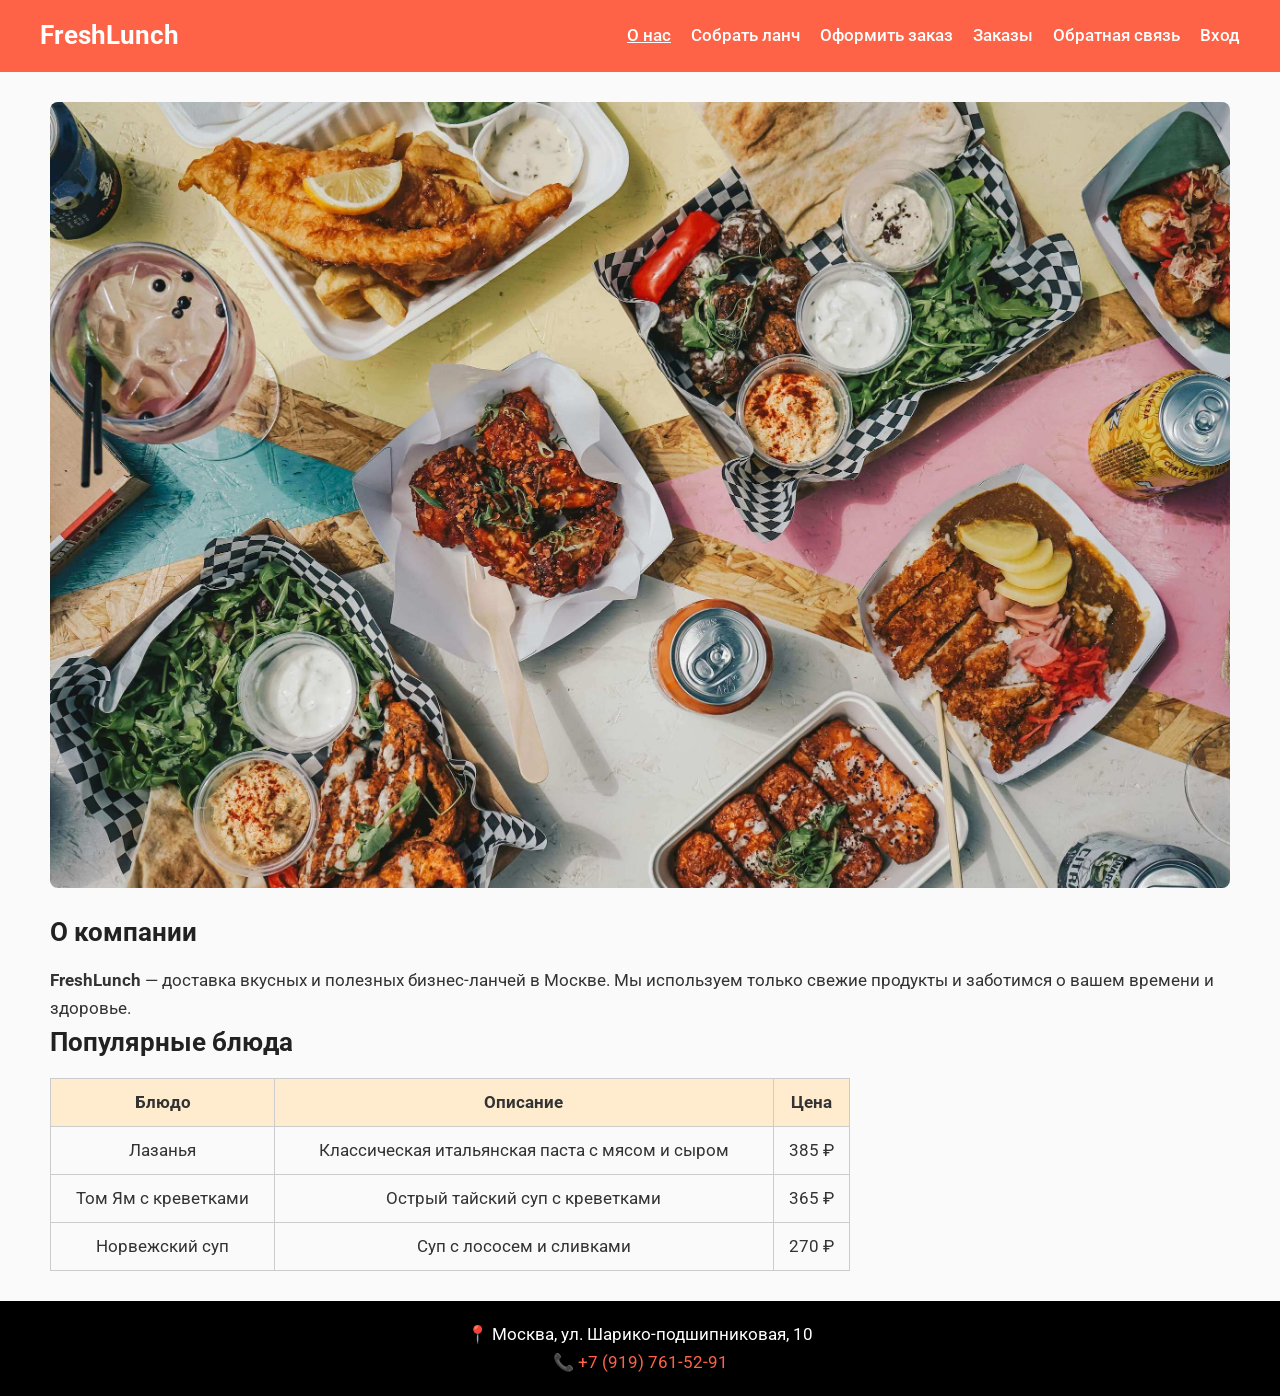
<file: index.html>
<!DOCTYPE html>
<html lang="ru">
<head>
  <meta charset="UTF-8">
  <meta name="viewport" content="width=device-width, initial-scale=1.0">
  <title>FreshLunch — О нас</title>
  <link href="https://fonts.googleapis.com/css2?family=Roboto:wght@400;700&display=swap" rel="stylesheet">
  <link rel="stylesheet" href="style.css">
  <link rel="stylesheet" href="print.css" media="print">
</head>
<body>

<header>
  <h1><a href="landing.html" style="color: white; text-decoration: none;">FreshLunch</a></h1>
  <nav>
    <ul>
      <li><a href="index.html" class="active">О нас</a></li>
      <li><a href="order.html">Собрать ланч</a></li>
      <li><a href="checkout.html">Оформить заказ</a></li>
      <li><a href="orders.html">Заказы</a></li>
      <li><a href="feedback.html">Обратная связь</a></li>
      <li><a href="auth.html">Вход</a></li>
    </ul>
  </nav>
</header>

<main>
  <section class="about">
    <img src="img/lunch.jpg" alt="Бизнес-ланч">
    <h2>О компании</h2>
    <p><strong>FreshLunch</strong> — доставка вкусных и полезных бизнес-ланчей в Москве. 
    Мы используем только свежие продукты и заботимся о вашем времени и здоровье.</p>
  </section>

  <section>
    <h2>Популярные блюда</h2>
    <table>
      <tr><th>Блюдо</th><th>Описание</th><th>Цена</th></tr>
      <tr><td>Лазанья</td><td>Классическая итальянская паста с мясом и сыром</td><td>385 ₽</td></tr>
      <tr><td>Том Ям с креветками</td><td>Острый тайский суп с креветками</td><td>365 ₽</td></tr>
      <tr><td>Норвежский суп</td><td>Суп с лососем и сливками</td><td>270 ₽</td></tr>
    </table>
  </section>
</main>

<footer>
  <p>📍 Москва, ул. Шарико-подшипниковая, 10</p>
  <p>📞 <a href="tel:+79197615291">+7 (919) 761-52-91</a></p>
</footer>

</body>
</html>
</file>
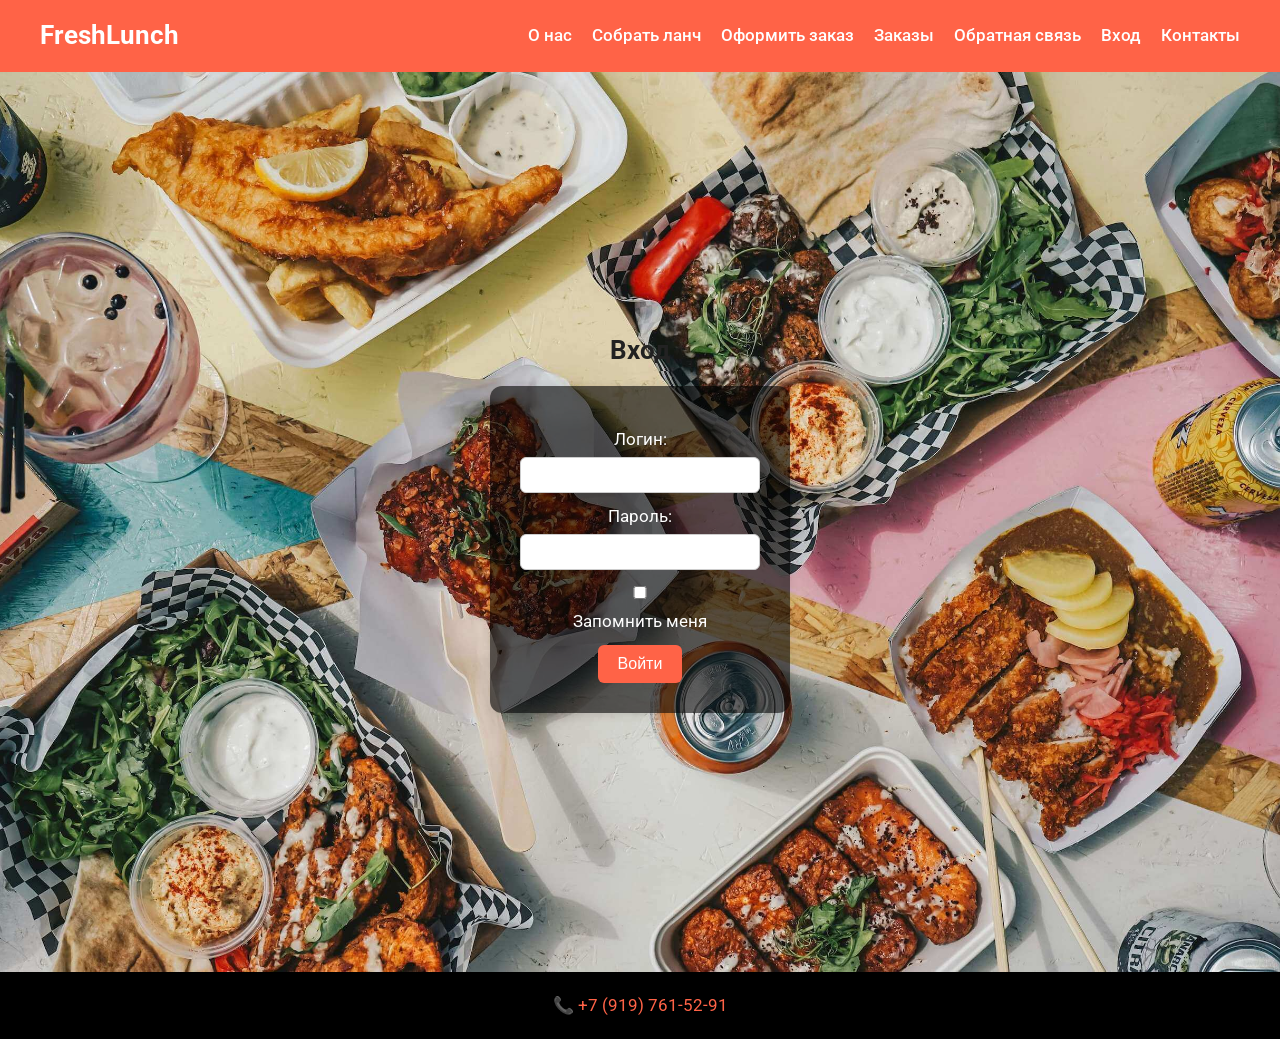
<file: auth.html>
<!DOCTYPE html>
<html lang="ru">
<head>
    <meta charset="UTF-8">
    <title>FreshLunch — Вход</title>
    <link href="https://fonts.googleapis.com/css2?family=Roboto:wght@400;700&display=swap" rel="stylesheet">
    <link rel="stylesheet" href="style.css">
</head>
<body>

<header>
    <h1><a href="landing.html" style="color: white; text-decoration: none;">FreshLunch</a></h1>
    <nav>
        <ul>
            <li><a href="index.html">О нас</a></li>
            <li><a href="order.html">Собрать ланч</a></li>
            <li><a href="checkout.html">Оформить заказ</a></li>
            <li><a href="orders.html">Заказы</a></li>
            <li><a href="feedback.html">Обратная связь</a></li>
            <li><a href="auth.html">Вход</a></li>
            <li><a href="#footer">Контакты</a></li>
        </ul>
    </nav>
</header>

<main class="auth-section">
    <h2>Вход</h2>
    <form action="https://httpbin.org/post" method="POST">
        <label>Логин:<input type="text" name="username" required></label>
        <label>Пароль:<input type="password" name="password" required></label>
        <label><input type="checkbox" name="remember"> Запомнить меня</label>
        <button type="submit">Войти</button>
    </form>
</main>

<footer id="footer">
    <p>📞 <a href="tel:+79197615291">+7 (919) 761-52-91</a></p>
</footer>

</body>
</html>
</file>
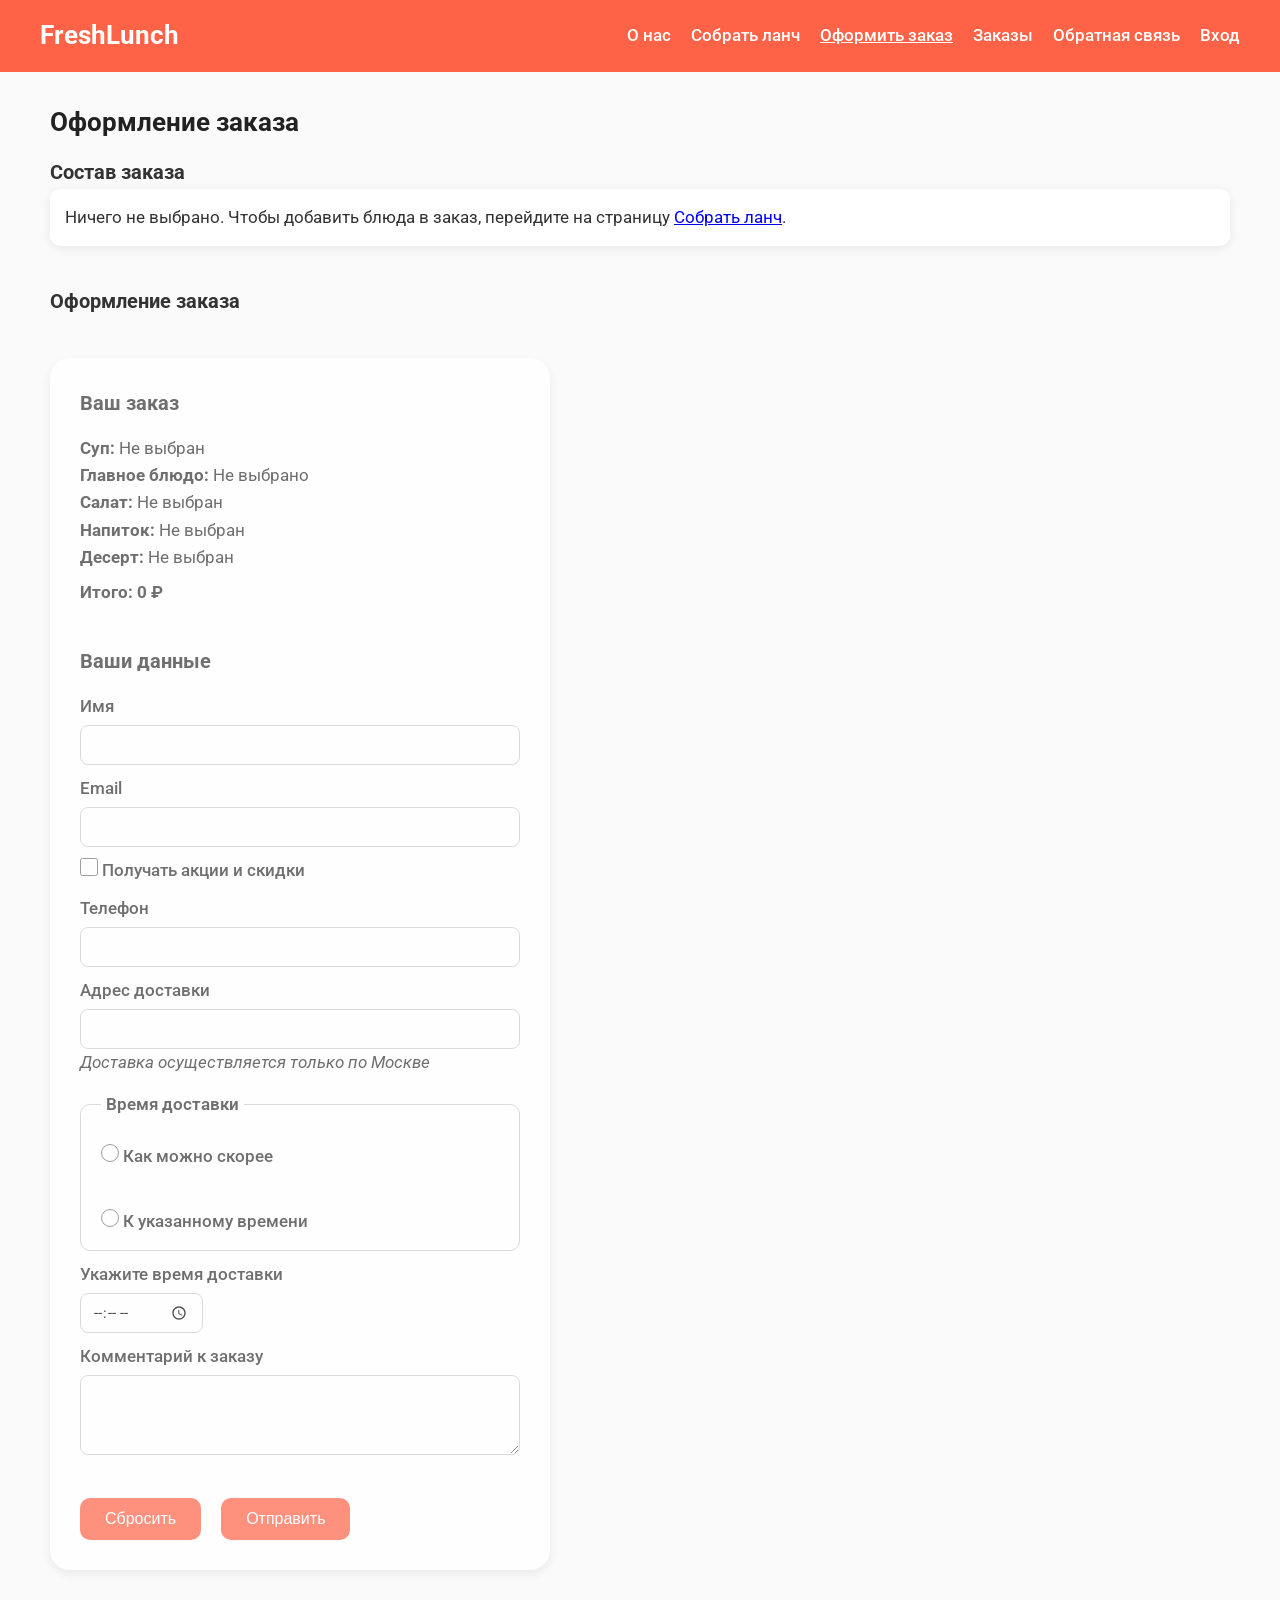
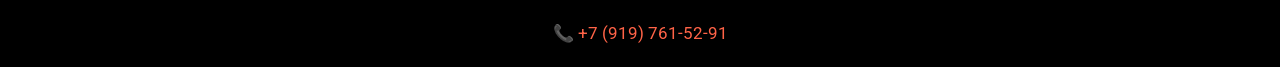
<file: checkout.html>
<!DOCTYPE html>
<html lang="ru">
<head>
  <meta charset="UTF-8">
  <meta name="viewport" content="width=device-width, initial-scale=1.0">
  <title>FreshLunch — Оформить заказ</title>
  <link href="https://fonts.googleapis.com/css2?family=Roboto:wght@400;700&display=swap" rel="stylesheet">
  <link rel="stylesheet" href="style.css">
  <link rel="stylesheet" href="order.css">
  <link rel="stylesheet" href="print.css" media="print">
</head>
<body>

<header>
  <h1><a href="landing.html" style="color: white; text-decoration: none;">FreshLunch</a></h1>
  <nav>
    <ul>
      <li><a href="index.html">О нас</a></li>
      <li><a href="order.html">Собрать ланч</a></li>
      <li><a href="checkout.html" class="active">Оформить заказ</a></li>
      <li><a href="orders.html">Заказы</a></li>
      <li><a href="feedback.html">Обратная связь</a></li>
      <li><a href="auth.html">Вход</a></li>
    </ul>
  </nav>
</header>

<main>
  <h2>Оформление заказа</h2>

  <section class="cart-section">
    <h3>Состав заказа</h3>
    <p id="empty-cart" class="empty-cart" hidden>Ничего не выбрано. Чтобы добавить блюда в заказ, перейдите на страницу <a href="order.html">Собрать ланч</a>.</p>
    <div id="order-items" class="menu-grid"></div>
  </section>

  <section class="checkout-section">
    <h3>Оформление заказа</h3>
    <form id="order-form" class="order-form" novalidate>
      <div class="form-columns">
        <div class="form-block">
          <h3>Ваш заказ</h3>
          <div id="summary-list">
            <p><strong>Суп:</strong> <span data-summary="soup">Не выбран</span></p>
            <p><strong>Главное блюдо:</strong> <span data-summary="main">Не выбрано</span></p>
            <p><strong>Салат:</strong> <span data-summary="salad">Не выбран</span></p>
            <p><strong>Напиток:</strong> <span data-summary="drink">Не выбран</span></p>
            <p><strong>Десерт:</strong> <span data-summary="dessert">Не выбран</span></p>
          </div>
          <p class="panel-total">Итого: <span id="form-total">0 ₽</span></p>
        </div>

        <div class="form-block">
          <h3>Ваши данные</h3>

          <label for="full_name">Имя</label>
          <input type="text" id="full_name" name="full_name" required>

          <label for="email">Email</label>
          <input type="email" id="email" name="email" required>

          <label for="subscribe" id="discount-label">
            <input type="checkbox" id="subscribe" name="subscribe">
            Получать акции и скидки
          </label>

          <label for="phone">Телефон</label>
          <input type="tel" id="phone" name="phone" required>

          <label for="delivery_address">Адрес доставки</label>
          <input type="text" id="delivery_address" name="delivery_address" required>
          <p><em>Доставка осуществляется только по Москве</em></p>

          <fieldset>
            <legend>Время доставки</legend>
            <label><input type="radio" name="delivery_type" value="now" required> Как можно скорее</label><br>
            <label><input type="radio" name="delivery_type" value="by_time"> К указанному времени</label>
          </fieldset>

          <label for="delivery_time">Укажите время доставки</label>
          <input type="time" id="delivery_time" name="delivery_time" min="07:00" max="23:00" step="300">

          <label for="comment">Комментарий к заказу</label>
          <textarea id="comment" name="comment"></textarea>
        </div>
      </div>

      <div class="form-actions">
        <button type="reset">Сбросить</button>
        <button type="submit" id="submit-btn">Отправить</button>
      </div>
    </form>
  </section>
</main>

<footer>
  <p>📞 <a href="tel:+79197615291">+7 (919) 761-52-91</a></p>
</footer>

<script src="checkout.js"></script>
</body>
</html>
</file>
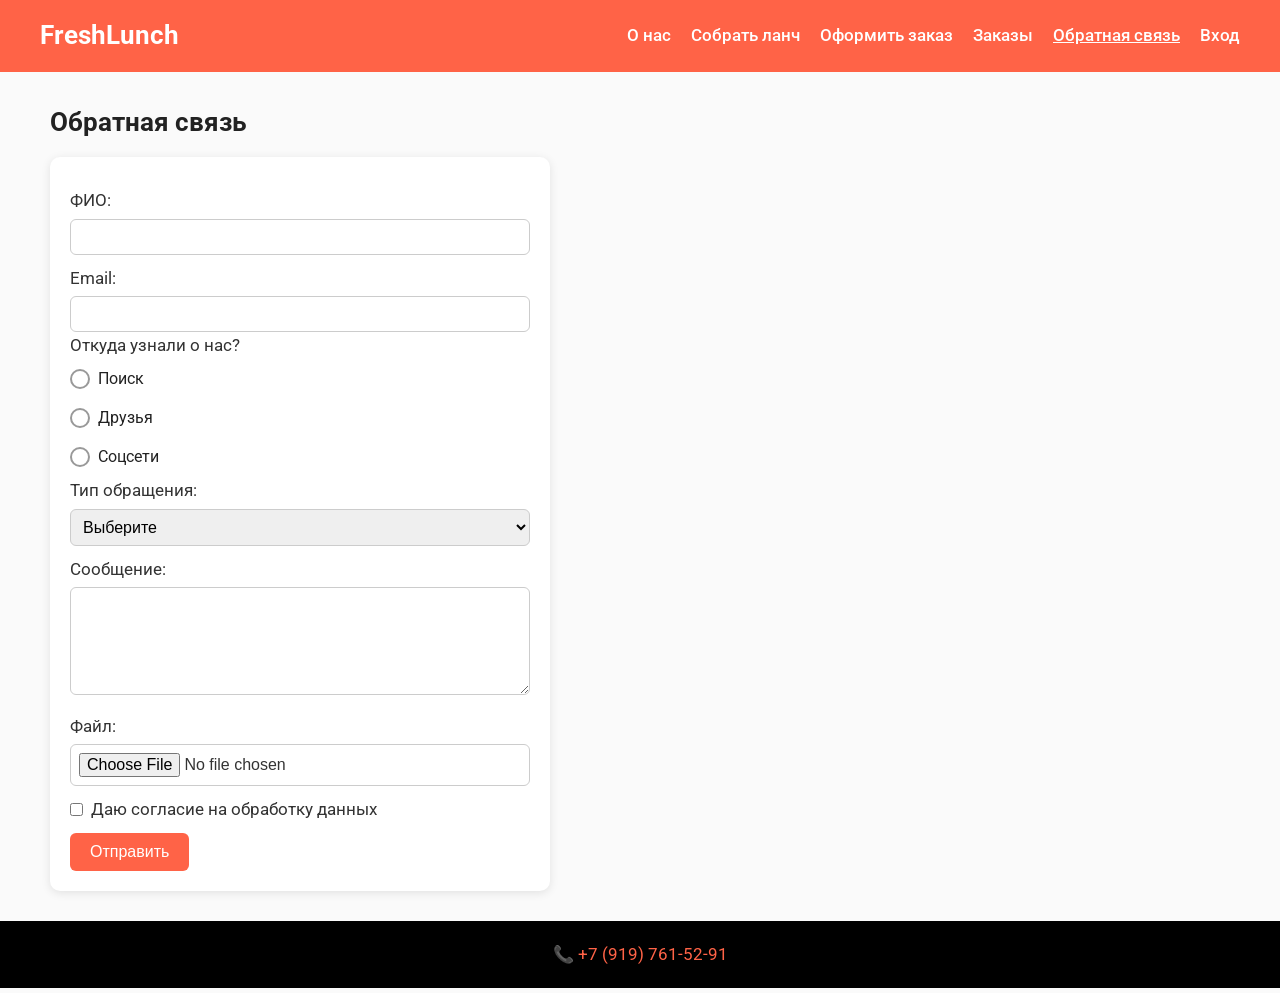
<file: feedback.html>
<!DOCTYPE html>
<html lang="ru">
<head>
  <meta charset="UTF-8">
  <meta name="viewport" content="width=device-width, initial-scale=1.0">
  <title>FreshLunch — Обратная связь</title>

  <!-- Шрифт и стили -->
  <link href="https://fonts.googleapis.com/css2?family=Roboto:wght@400;700&display=swap" rel="stylesheet">
  <link rel="stylesheet" href="style.css">
  <link rel="stylesheet" href="print.css" media="print">
</head>
<body>

<header>
  <h1><a href="landing.html" style="color: white; text-decoration: none;">FreshLunch</a></h1>
  <nav>
    <ul>
      <li><a href="index.html">О нас</a></li>
      <li><a href="order.html">Собрать ланч</a></li>
      <li><a href="checkout.html">Оформить заказ</a></li>
      <li><a href="orders.html">Заказы</a></li>
      <li><a href="feedback.html" class="active">Обратная связь</a></li>
      <li><a href="auth.html">Вход</a></li>
    </ul>
  </nav>
</header>

<main>
  <h2>Обратная связь</h2>

  <form action="https://httpbin.org/post" method="POST" enctype="multipart/form-data">
    <label>
      ФИО:<br>
      <input type="text" name="fullname" required>
    </label>

    <label>
      Email:<br>
      <input type="email" name="email" required>
    </label>

    <p>Откуда узнали о нас?</p>

    <!-- Радиокнопки -->
    <div class="radio-group">
      <label>
        <input type="radio" name="source" value="search" required>
        Поиск
      </label>
      <label>
        <input type="radio" name="source" value="friends">
        Друзья
      </label>
      <label>
        <input type="radio" name="source" value="social">
        Соцсети
      </label>
    </div>

    <label>
      Тип обращения:<br>
      <select name="type" required>
        <option value="">Выберите</option>
        <option value="complaint">Жалоба</option>
        <option value="suggestion">Предложение</option>
      </select>
    </label>

    <label>
      Сообщение:<br>
      <textarea name="message" rows="5" required></textarea>
    </label>

    <label>
      Файл:<br>
      <input type="file" name="file">
    </label>

    <label class="checkbox-line">
      <input type="checkbox" name="consent" required> Даю согласие на обработку данных
    </label>

    <button type="submit">Отправить</button>
  </form>
</main>

<footer>
  <p>📞 <a href="tel:+79197615291">+7 (919) 761-52-91</a></p>
</footer>

</body>
</html>
</file>
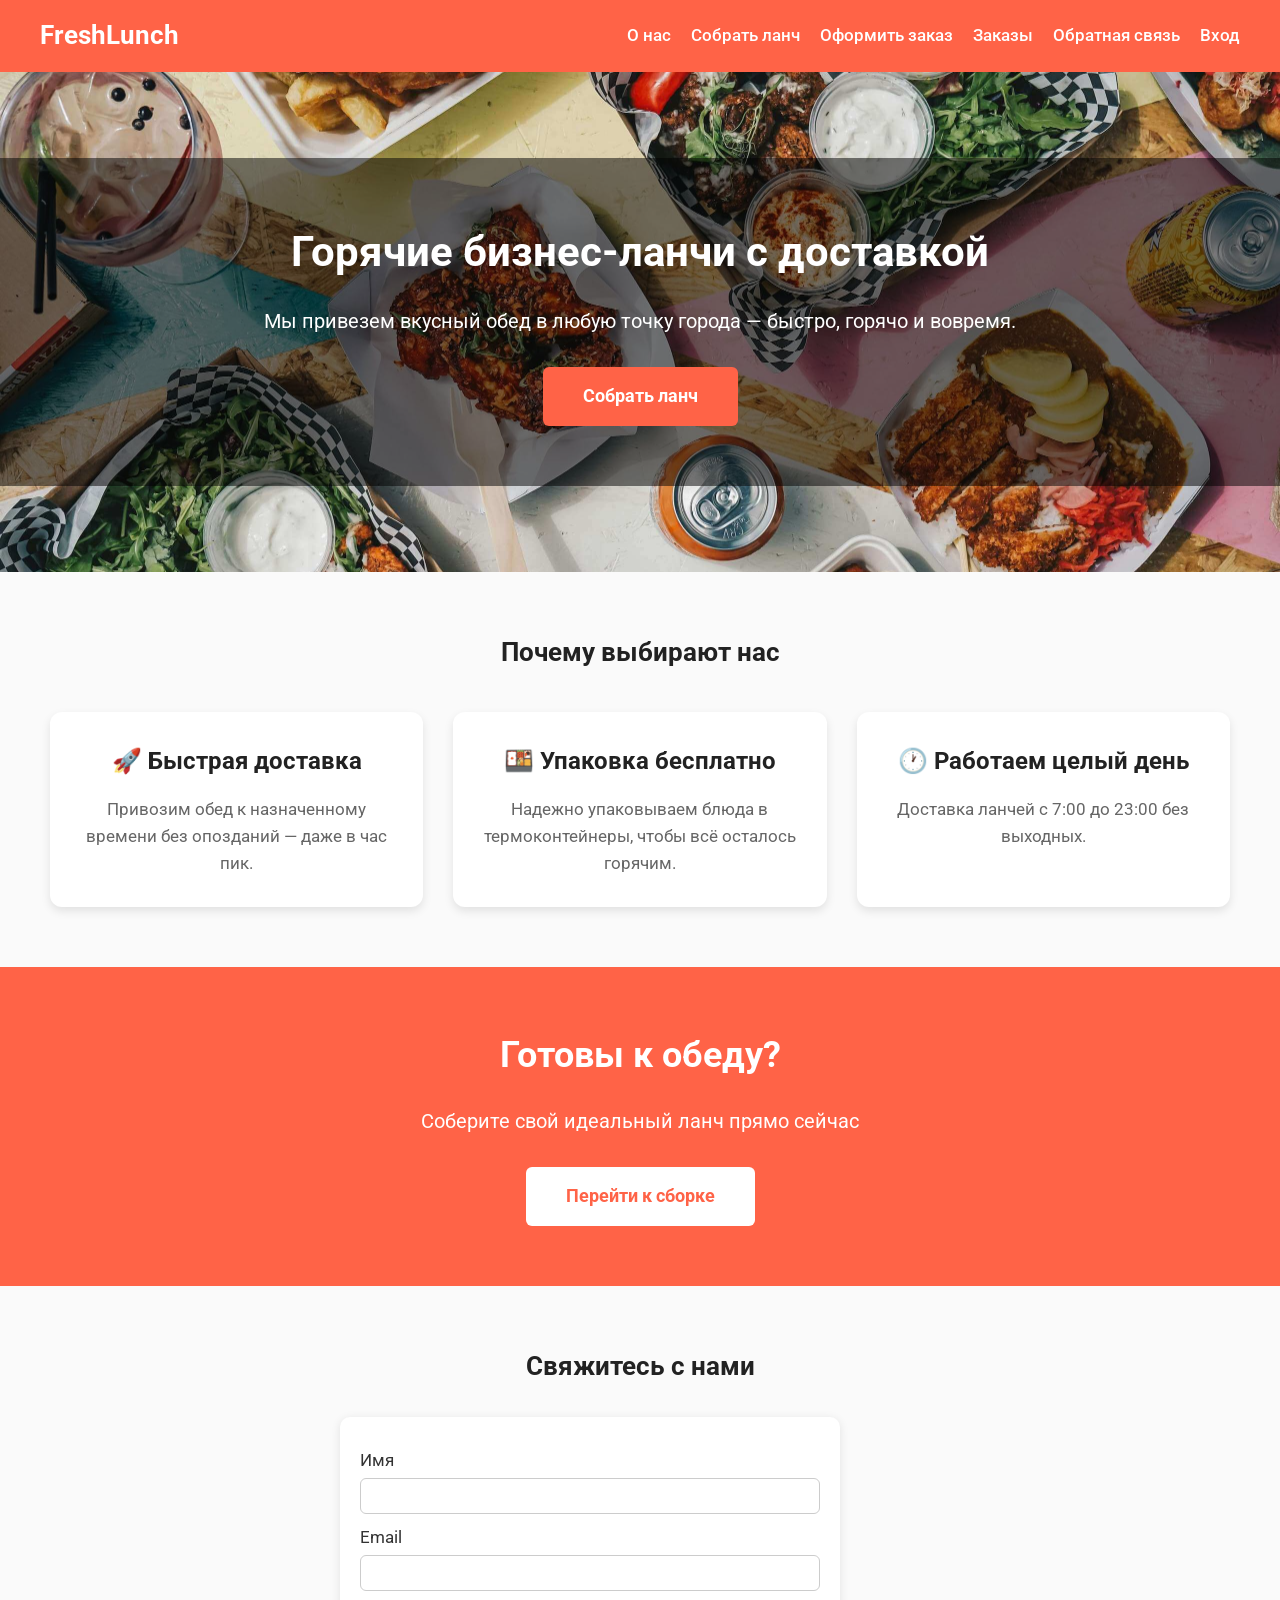
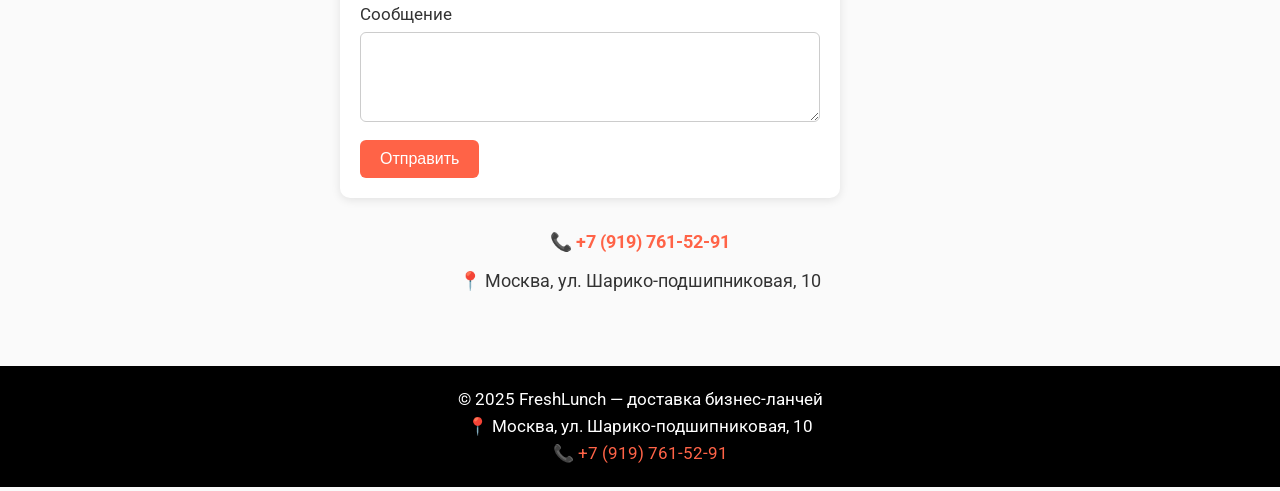
<file: landing.html>
<!DOCTYPE html>
<html lang="ru">
<head>
  <meta charset="UTF-8">
  <meta name="viewport" content="width=device-width, initial-scale=1.0">
  <title>FreshLunch — Бизнес-ланчи с доставкой</title>
  <link href="https://fonts.googleapis.com/css2?family=Roboto:wght@400;700&display=swap" rel="stylesheet">
  <link rel="stylesheet" href="style.css">
  <link rel="stylesheet" href="print.css" media="print">
  <style>
    .hero-section {
      background: url('img/lunch.jpg') center/cover no-repeat;
      min-height: 500px;
      display: flex;
      align-items: center;
      justify-content: center;
      text-align: center;
      color: white;
      position: relative;
    }
    .hero-overlay {
      background: rgba(0, 0, 0, 0.5);
      padding: 60px 40px;
      width: 100%;
    }
    .hero-section h1 {
      font-size: 42px;
      margin-bottom: 20px;
      color: white;
    }
    .hero-section p {
      font-size: 20px;
      margin-bottom: 30px;
      color: white;
    }
    .hero-section .btn-hero {
      background: #ff6347;
      color: white;
      padding: 15px 40px;
      border-radius: 6px;
      text-decoration: none;
      font-size: 18px;
      font-weight: 700;
      display: inline-block;
      transition: background 0.3s;
    }
    .hero-section .btn-hero:hover {
      background: #e5533c;
    }
    .features-section {
      padding: 60px 50px;
      background: #fafafa;
    }
    .features-grid {
      display: grid;
      grid-template-columns: repeat(auto-fit, minmax(280px, 1fr));
      gap: 30px;
      margin-top: 40px;
    }
    .feature-card {
      background: white;
      padding: 30px;
      border-radius: 12px;
      box-shadow: 0 4px 10px rgba(0,0,0,0.1);
      text-align: center;
    }
    .feature-card h3 {
      font-size: 24px;
      margin-bottom: 15px;
      color: #222;
    }
    .feature-card p {
      color: #666;
      line-height: 1.6;
    }
    .cta-section {
      background: #ff6347;
      color: white;
      padding: 60px 50px;
      text-align: center;
    }
    .cta-section h2 {
      color: white;
      font-size: 36px;
      margin-bottom: 20px;
    }
    .cta-section p {
      font-size: 20px;
      margin-bottom: 30px;
      color: white;
    }
    .cta-section .btn-cta {
      background: white;
      color: #ff6347;
      padding: 15px 40px;
      border-radius: 6px;
      text-decoration: none;
      font-size: 18px;
      font-weight: 700;
      display: inline-block;
      transition: background 0.3s, color 0.3s;
    }
    .cta-section .btn-cta:hover {
      background: #ffe082;
      color: #ff6347;
    }
    .contact-section {
      padding: 60px 50px;
    }
    .contact-form-wrapper {
      max-width: 600px;
      margin: 0 auto;
    }
    .contact-info {
      text-align: center;
      margin-top: 30px;
    }
    .contact-info p {
      margin: 10px 0;
      font-size: 18px;
    }
    .contact-info a {
      color: #ff6347;
      text-decoration: none;
      font-weight: 700;
    }
    .contact-info a:hover {
      color: #e5533c;
    }
    @media (max-width: 768px) {
      .hero-section h1 {
        font-size: 28px;
      }
      .hero-section p {
        font-size: 16px;
      }
      .features-section,
      .cta-section,
      .contact-section {
        padding: 40px 20px;
      }
      .features-grid {
        grid-template-columns: 1fr;
      }
    }
  </style>
</head>
<body>

<header>
  <h1><a href="landing.html" style="color: white; text-decoration: none;">FreshLunch</a></h1>
  <nav>
    <ul>
      <li><a href="index.html">О нас</a></li>
      <li><a href="order.html">Собрать ланч</a></li>
      <li><a href="checkout.html">Оформить заказ</a></li>
      <li><a href="orders.html">Заказы</a></li>
      <li><a href="feedback.html">Обратная связь</a></li>
      <li><a href="auth.html">Вход</a></li>
    </ul>
  </nav>
</header>

<!-- Hero Section -->
<section class="hero-section">
  <div class="hero-overlay">
    <h1>Горячие бизнес-ланчи с доставкой</h1>
    <p>Мы привезем вкусный обед в любую точку города — быстро, горячо и вовремя.</p>
    <a href="order.html" class="btn-hero">Собрать ланч</a>
  </div>
</section>

<!-- Преимущества -->
<section class="features-section">
  <div class="container">
    <h2 class="text-center" style="text-align: center; margin-bottom: 20px;">Почему выбирают нас</h2>
    <div class="features-grid">
      <div class="feature-card">
        <h3>🚀 Быстрая доставка</h3>
        <p>Привозим обед к назначенному времени без опозданий — даже в час пик.</p>
      </div>
      <div class="feature-card">
        <h3>🍱 Упаковка бесплатно</h3>
        <p>Надежно упаковываем блюда в термоконтейнеры, чтобы всё осталось горячим.</p>
      </div>
      <div class="feature-card">
        <h3>🕐 Работаем целый день</h3>
        <p>Доставка ланчей с 7:00 до 23:00 без выходных.</p>
      </div>
    </div>
  </div>
</section>

<!-- CTA блок -->
<section class="cta-section">
  <div class="container">
    <h2>Готовы к обеду?</h2>
    <p>Соберите свой идеальный ланч прямо сейчас</p>
    <a href="order.html" class="btn-cta">Перейти к сборке</a>
  </div>
</section>

<!-- Форма обратной связи -->
<section class="contact-section">
  <div class="container">
    <h2 class="text-center" style="text-align: center; margin-bottom: 30px;">Свяжитесь с нами</h2>
    <div class="contact-form-wrapper">
      <form action="https://httpbin.org/post" method="POST">
        <label>
          Имя
          <input type="text" name="name" required>
        </label>
        <label>
          Email
          <input type="email" name="email" required>
        </label>
        <label>
          Сообщение
          <textarea name="message" rows="4" required></textarea>
        </label>
        <button type="submit">Отправить</button>
      </form>
      <div class="contact-info">
        <p>📞 <a href="tel:+79197615291">+7 (919) 761-52-91</a></p>
        <p>📍 Москва, ул. Шарико-подшипниковая, 10</p>
      </div>
    </div>
  </div>
</section>

<footer>
  <p>&copy; 2025 FreshLunch — доставка бизнес-ланчей</p>
  <p>📍 Москва, ул. Шарико-подшипниковая, 10</p>
  <p>📞 <a href="tel:+79197615291">+7 (919) 761-52-91</a></p>
</footer>

</body>
</html>
</file>
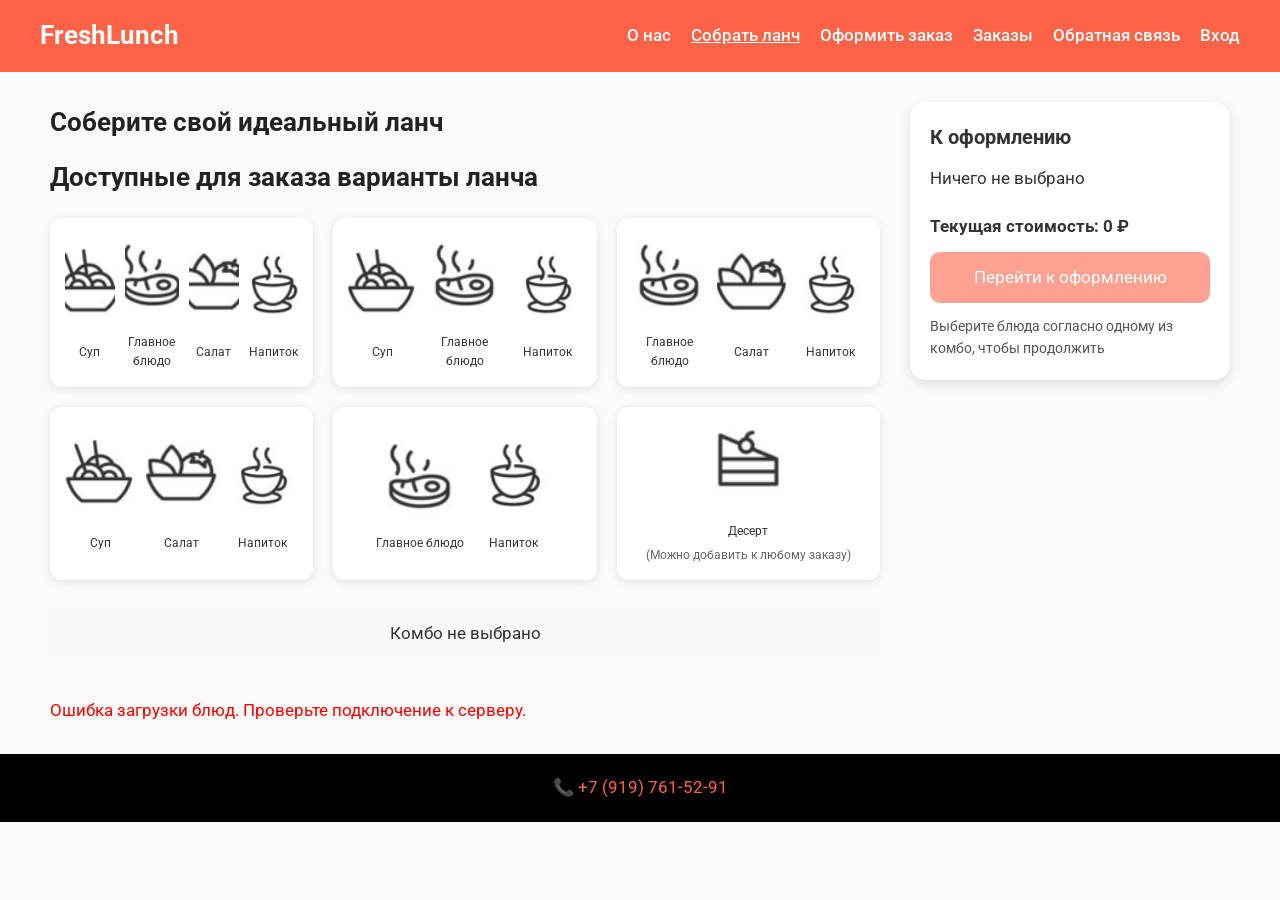
<file: order.html>
<!DOCTYPE html>
<html lang="ru">
<head>
  <meta charset="UTF-8">
  <meta name="viewport" content="width=device-width, initial-scale=1.0">
  <title>FreshLunch — Собрать ланч</title>
  <link href="https://fonts.googleapis.com/css2?family=Roboto:wght@400;700&display=swap" rel="stylesheet">
  <link rel="stylesheet" href="style.css">
  <link rel="stylesheet" href="order.css">
  <link rel="stylesheet" href="print.css" media="print">
</head>
<body>

<header>
  <h1><a href="landing.html" style="color: white; text-decoration: none;">FreshLunch</a></h1>
  <nav>
    <ul>
      <li><a href="index.html">О нас</a></li>
      <li><a href="order.html" class="active">Собрать ланч</a></li>
      <li><a href="checkout.html">Оформить заказ</a></li>
      <li><a href="orders.html">Заказы</a></li>
      <li><a href="feedback.html">Обратная связь</a></li>
      <li><a href="auth.html">Вход</a></li>
    </ul>
  </nav>
</header>

<main>
  <div class="order-page">
    <div class="order-content">
      <h2>Соберите свой идеальный ланч</h2>

      <!-- Блок с доступными комбо -->
      <section class="combo-section">
        <h2>Доступные для заказа варианты ланча</h2>
        <div class="combo-grid">
          <div class="combo" data-combo='{"soup":true,"main":true,"salad":true,"drink":true}'>
            <div class="combo-dish">
              <img src="img/soup.png" alt="Суп">
              <p>Суп</p>
            </div>
            <div class="combo-dish">
              <img src="img/main.png" alt="Главное блюдо">
              <p>Главное блюдо</p>
            </div>
            <div class="combo-dish">
              <img src="img/salad.png" alt="Салат">
              <p>Салат</p>
            </div>
            <div class="combo-dish">
              <img src="img/drink.png" alt="Напиток">
              <p>Напиток</p>
            </div>
          </div>
          <div class="combo" data-combo='{"soup":true,"main":true,"salad":false,"drink":true}'>
            <div class="combo-dish">
              <img src="img/soup.png" alt="Суп">
              <p>Суп</p>
            </div>
            <div class="combo-dish">
              <img src="img/main.png" alt="Главное блюдо">
              <p>Главное блюдо</p>
            </div>
            <div class="combo-dish">
              <img src="img/drink.png" alt="Напиток">
              <p>Напиток</p>
            </div>
          </div>
          <div class="combo" data-combo='{"soup":false,"main":true,"salad":true,"drink":true}'>
            <div class="combo-dish">
              <img src="img/main.png" alt="Главное блюдо">
              <p>Главное блюдо</p>
            </div>
            <div class="combo-dish">
              <img src="img/salad.png" alt="Салат">
              <p>Салат</p>
            </div>
            <div class="combo-dish">
              <img src="img/drink.png" alt="Напиток">
              <p>Напиток</p>
            </div>
          </div>
          <div class="combo" data-combo='{"soup":true,"main":false,"salad":true,"drink":true}'>
            <div class="combo-dish">
              <img src="img/soup.png" alt="Суп">
              <p>Суп</p>
            </div>
            <div class="combo-dish">
              <img src="img/salad.png" alt="Салат">
              <p>Салат</p>
            </div>
            <div class="combo-dish">
              <img src="img/drink.png" alt="Напиток">
              <p>Напиток</p>
            </div>
          </div>
          <div class="combo" data-combo='{"soup":false,"main":true,"salad":false,"drink":true}'>
            <div class="combo-dish">
              <img src="img/main.png" alt="Главное блюдо">
              <p>Главное блюдо</p>
            </div>
            <div class="combo-dish">
              <img src="img/drink.png" alt="Напиток">
              <p>Напиток</p>
            </div>
          </div>
          <div class="combo dessert-combo" data-combo='{"dessert":true}'>
            <div class="combo-dish">
              <img src="img/dessert.png" alt="Десерт">
              <p>Десерт</p>
              <p class="dessert-note">(Можно добавить к любому заказу)</p>
            </div>
          </div>
        </div>
        <div class="combo-status">
          <p>Комбо не выбрано</p>
        </div>
        <button class="cancel-combo-btn" style="display: none;">Отменить комбо</button>
      </section>

      <div id="menu-root"></div>
    </div>

    <aside class="checkout-panel" id="checkout-panel" hidden>
      <h3>К оформлению</h3>
      <div id="order-box">Ничего не выбрано</div>
      <p class="panel-total">Текущая стоимость: <span id="order-total">0 ₽</span></p>
      <a id="checkout-link" class="checkout-link disabled" href="checkout.html" aria-disabled="true">Перейти к оформлению</a>
      <p class="checkout-hint">Выберите блюда согласно одному из комбо, чтобы продолжить</p>
    </aside>
  </div>
</main>

<footer>
  <p>📞 <a href="tel:+79197615291">+7 (919) 761-52-91</a></p>
</footer>

<script src="dishes.js"></script>
<script src="render.js"></script>

</body>
</html>
</file>
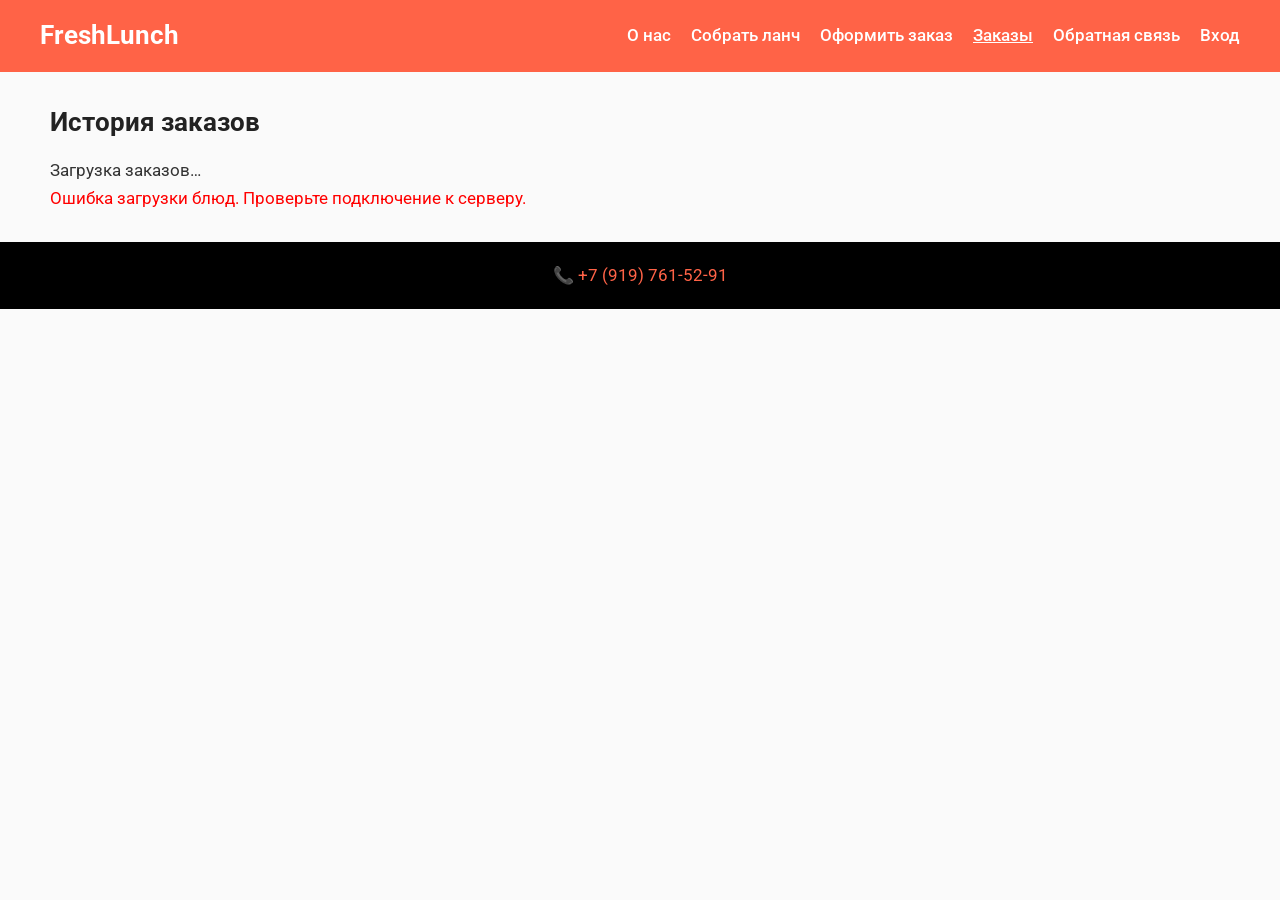
<file: orders.html>
<!DOCTYPE html>
<html lang="ru">
<head>
  <meta charset="utf-8" />
  <title>FreshLunch — История заказов</title>
  <link href="https://fonts.googleapis.com/css2?family=Roboto:wght@400;700&display=swap" rel="stylesheet">
  <link rel="stylesheet" href="style.css" />
  <link rel="stylesheet" href="print.css" media="print">
  <meta name="viewport" content="width=device-width,initial-scale=1" />
</head>
<body>
<header>
  <h1><a href="landing.html" style="color: white; text-decoration: none;">FreshLunch</a></h1>
  <nav>
    <ul>
      <li><a href="index.html">О нас</a></li>
      <li><a href="order.html">Собрать ланч</a></li>
      <li><a href="checkout.html">Оформить заказ</a></li>
      <li><a href="orders.html" class="active">Заказы</a></li>
      <li><a href="feedback.html">Обратная связь</a></li>
      <li><a href="auth.html">Вход</a></li>
    </ul>
  </nav>
</header>

<main>
  <h2>История заказов</h2>

  <div id="orders-container">
    <p>Загрузка заказов…</p>
  </div>

  <!-- шаблон модалки будет создаваться скриптом динамически -->
</main>

<footer>
  <p>📞 <a href="tel:+79197615291">+7 (919) 761-52-91</a></p>
</footer>

<script src="dishes.js"></script> <!-- у тебя уже есть этот файл -->
<script src="orders.js"></script>
</body>
</html>
</file>
<file: style.css>
/* ===== Сброс ===== */
* {
    margin: 0;
    padding: 0;
    box-sizing: border-box;
}

/* ===== Базовые настройки ===== */
body {
    font-family: "Roboto", sans-serif;
    font-size: 17px;
    line-height: 1.6;
    color: #333;
    background-color: #fafafa;
}

/* ===== Шапка и меню ===== */
header {
    background: #ff6347;
    color: white;
    padding: 15px 40px;
    display: flex;
    justify-content: space-between;
    align-items: center;
}

header h1 {
    font-size: 26px;
    font-weight: 700;
}

nav ul {
    display: flex;
    list-style: none;
}

nav li {
    margin-left: 20px;
}

nav a {
    color: white;
    text-decoration: none;
    font-weight: 500;
    transition: color 0.3s;
}

nav a:hover {
    color: #ffe082;
}

nav a.active {
    text-decoration: underline;
}

/* ===== Основной контент ===== */
main {
    padding: 30px 50px;
}

h2 {
    margin-bottom: 15px;
    color: #222;
}

img {
    max-width: 100%;
    border-radius: 8px;
    margin-bottom: 15px;
}

/* ===== Таблицы ===== */
table {
    border-collapse: collapse;
    width: 100%;
    max-width: 800px;
    margin-top: 15px;
}

th, td {
    border: 1px solid #ccc;
    padding: 10px;
    text-align: center;
}

th {
    background: #ffebcd;
}

/* ===== Формы ===== */
form {
    background: white;
    padding: 20px;
    border-radius: 10px;
    box-shadow: 0 2px 10px rgba(0,0,0,0.1);
    max-width: 500px;
}

label {
    display: block;
    margin-top: 10px;
}

input, select, textarea {
    width: 100%;
    padding: 8px;
    border: 1px solid #ccc;
    border-radius: 6px;
    margin-top: 4px;
    font-size: 16px;
}

textarea {
    resize: vertical;
}

button {
    background: #ff6347;
    color: white;
    border: none;
    border-radius: 6px;
    padding: 10px 20px;
    font-size: 16px;
    cursor: pointer;
    margin-top: 10px;
}

button:hover {
    background: #e5533c;
}

/* ===== Карточки блюд (страница заказа) ===== */
.cards {
    display: flex;
    gap: 20px;
    flex-wrap: wrap;
    margin-bottom: 30px;
}

.card {
    background: #fff;
    border-radius: 12px;
    box-shadow: 0 4px 10px rgba(0,0,0,0.1);
    padding: 15px;
    text-align: center;
    width: 220px;
}

.card img {
    width: 100%;
    border-radius: 8px;
}

.add-btn {
    display: block;
    background: #ff6347;
    color: white;
    padding: 8px;
    border-radius: 6px;
    text-align: center;
    margin-top: 10px;
    cursor: pointer;
    transition: background 0.3s ease;
}

.add-btn:hover {
    background: #e5533c;
}

/* ===== Страница входа ===== */
.auth-section {
    background: url("img/lunch.jpg") no-repeat center center/cover;
    min-height: 100vh;
    display: flex;
    flex-direction: column;
    justify-content: center;
    align-items: center;
    color: white;
    text-align: center;
}

.auth-section form {
    background: rgba(0,0,0,0.6);
    padding: 30px;
    border-radius: 12px;
    width: 300px;
}

/* ===== Футер ===== */
footer {
    background: black;
    color: white;
    text-align: center;
    padding: 20px;
}

footer a {
    color: #ff6347;
    text-decoration: none;
}

footer a:hover {
    color: #ffe082;
}

/* === Исправленные стили для радиокнопок === */
.radio-group {
  display: flex;
  flex-direction: column;
  gap: 8px;
  align-items: flex-start;
  text-align: left;
}

.radio-group label {
  display: inline-flex;
  align-items: center;
  gap: 8px;
  cursor: pointer;
  font-size: 16px;
  line-height: 1.3;
  color: #222;
}

.radio-group input[type="radio"] {
  margin: 0;
  appearance: none;
  width: 16px;
  height: 16px;
  border: 2px solid #999;
  border-radius: 50%;
  position: relative;
  cursor: pointer;
  flex-shrink: 0;
}

.radio-group input[type="radio"]::before {
  content: "";
  position: absolute;
  width: 8px;
  height: 8px;
  top: 3px;
  left: 3px;
  background-color: tomato;
  border-radius: 50%;
  transform: scale(0);
  transition: transform 0.15s ease;
}

.radio-group input[type="radio"]:checked::before {
  transform: scale(1);
}

.checkbox-line {
  display: flex;
  align-items: center;
  gap: 8px;
}

.checkbox-line input[type="checkbox"] {
  width: auto;
  margin: 0;
}
</file>
<file: print.css>
/* print.css — стили для печати */
header, nav, button {
  display: none !important;
}

body {
  font-size: 14px;
  color: black;
  background: white;
}

img {
  max-width: 100%;
  border-radius: 0;
}

footer {
  border-top: 1px solid #000;
  margin-top: 20px;
  padding-top: 10px;
  color: black;
}
</file>
<file: order.css>
/* === Сетка меню === */
.menu-grid {
  display: grid;
  grid-template-columns: repeat(3, 1fr);
  gap: 10px;
  margin-bottom: 40px;
}

/* === Фильтры под заголовком категории === */
.filters {
  display: flex;
  gap: 10px;
  margin: 12px 0 18px;
  flex-wrap: wrap;
}

/* Исправленные стили: явный контраст текста и рамки */
.filter-btn {
  background: #f6f6f6;
  border: 1px solid #dcdcdc;
  padding: 8px 12px;
  border-radius: 8px;
  cursor: pointer;
  font-size: 14px;
  transition: background 0.15s, color 0.15s, border-color 0.15s;
  color: #222;              /* тёмный контрастный текст */
  box-shadow: none;
}

.filter-btn:hover {
  background: #efefef;
  border-color: #cfcfcf;
}

.filter-btn.active {
  background: tomato;
  color: #ffffff;           /* белый текст на активной кнопке */
  border-color: tomato;
}

/* === Карточка блюда === */
.dish {
  background: #fff;
  border-radius: 35px;
  padding: 30px 40px;
  display: flex;
  flex-direction: column;
  align-items: center;
  justify-content: space-between;
  text-align: center;
  filter: drop-shadow(17px 19px 24px rgba(0, 0, 0, 0.13));
  cursor: pointer;
  transition: all 0.3s ease;
}

.dish:hover {
  border: 2px solid tomato;
}

.dish.selected-card {
  border: 2px solid tomato;
}

.dish:hover button {
  background: tomato;
  color: white;
}

.dish img {
  width: 100%;
  height: 200px;
  object-fit: cover;
  border-radius: 35px;
}

.price {
  font-size: 20px;
  font-weight: 700;
}

.name {
  font-size: 18px;
}

.weight {
  color: gray;
}

button {
  background: #f1eee9;
  padding: 10px 30px;
  border-radius: 10px;
  border: none;
  margin-top: 10px;
  cursor: pointer;
  transition: background 0.3s ease;
}

/* сообщение "по фильтру нет позиций" */
.empty-note {
  color: #777;
  margin-top: 10px;
}

/* === Блок с комбо === */
.combo-section {
  margin-bottom: 40px;
}

.combo-section h2 {
  margin-bottom: 20px;
}

.combo-grid {
  display: grid;
  grid-template-columns: repeat(3, 1fr);
  gap: 20px;
  margin-bottom: 30px;
}

.combo {
  display: flex;
  gap: 10px;
  padding: 15px;
  background: #fff;
  border-radius: 12px;
  box-shadow: 0 2px 8px rgba(0,0,0,0.1);
  align-items: center;
  justify-content: center;
  cursor: pointer;
  transition: all 0.3s ease;
}

.combo:hover {
  box-shadow: 0 4px 12px rgba(0,0,0,0.15);
}

.combo.active-combo {
  border: 2px solid tomato;
  box-shadow: 0 4px 16px rgba(255, 99, 71, 0.3);
}

.combo-dish {
  display: flex;
  flex-direction: column;
  align-items: center;
  gap: 5px;
}

.combo-dish img {
  width: 80px;
  height: 80px;
  object-fit: cover;
  border-radius: 8px;
  transition: transform 0.3s ease;
}

.combo-dish:hover img {
  transform: translateY(-5px) scale(1.1);
}

.combo-dish p {
  margin: 0;
  font-size: 12px;
  text-align: center;
}

.dessert-combo {
  flex-direction: column;
}

.dessert-note {
  font-size: 10px;
  color: #666;
  margin-top: 5px;
}

.combo-status {
  margin-top: 15px;
  padding: 10px;
  background: #f9f9f9;
  border-radius: 8px;
  text-align: center;
}

.combo-status p {
  margin: 0;
  color: #333;
}

.order-page {
  display: grid;
  grid-template-columns: 1fr 320px;
  gap: 30px;
  align-items: start;
}

@media (max-width: 1100px) {
  .order-page {
    grid-template-columns: 1fr;
  }
}

.checkout-panel {
  position: sticky;
  top: 20px;
  align-self: start;
  background: #fff;
  padding: 20px;
  border-radius: 16px;
  box-shadow: 0 4px 12px rgba(0,0,0,0.12);
  display: flex;
  flex-direction: column;
  gap: 12px;
}

.checkout-link {
  display: inline-block;
  text-align: center;
  background: tomato;
  color: #fff;
  padding: 12px 16px;
  border-radius: 10px;
  text-decoration: none;
  transition: opacity 0.2s ease, transform 0.2s ease;
}

.checkout-link.disabled {
  opacity: 0.6;
  pointer-events: none;
  transform: none;
}

.panel-total {
  font-weight: 700;
  margin-top: 8px;
}

.checkout-hint {
  font-size: 14px;
  color: #555;
}

.selected-btn {
  background: tomato;
  color: #fff;
}

.cancel-combo-btn {
  margin-top: 10px;
  padding: 8px 16px;
  background: #f6f6f6;
  border: 1px solid #dcdcdc;
  border-radius: 8px;
  cursor: pointer;
  font-size: 14px;
  transition: background 0.3s;
}

.cancel-combo-btn:hover {
  background: #efefef;
}

/* Подсветка секций */
section.highlight-section {
  background: rgba(255, 99, 71, 0.1);
  border: 2px solid rgba(255, 99, 71, 0.3);
  border-radius: 12px;
  padding: 15px;
  margin-bottom: 20px;
}

section.locked-section {
  opacity: 0.5;
  pointer-events: none;
  position: relative;
}

section.locked-section::after {
  content: '';
  position: absolute;
  top: 0;
  left: 0;
  right: 0;
  bottom: 0;
  background: rgba(255, 255, 255, 0.7);
  border-radius: 12px;
  z-index: 1;
}

/* === Уведомления === */
.notification {
  position: fixed;
  inset: 0;
  display: flex;
  justify-content: center;
  align-items: center;
  z-index: 9999;
}

.notification-content {
  background: #fff;
  border: 1px solid #000;
  box-shadow: 0 4px 15px rgba(0,0,0,0.1);
  border-radius: 12px;
  padding: 25px 35px;
  text-align: center;
  font-size: 17px;
}

.notification-content p {
  margin-bottom: 20px;
  color: #333;
}

.notification-content button {
  background: #f0f0f0;
  border: 1px solid #ccc;
  border-radius: 8px;
  padding: 8px 18px;
  font-size: 16px;
  cursor: pointer;
  transition: all 0.3s ease;
}

.notification-content button:hover {
  background: #000;
  color: #fff;
  border-color: #000;
}

.cart-section {
  margin-bottom: 30px;
}

.cart-section .menu-grid {
  grid-template-columns: repeat(auto-fit, minmax(220px, 1fr));
}

.empty-cart {
  background: #fff;
  padding: 15px;
  border-radius: 10px;
  box-shadow: 0 2px 10px rgba(0,0,0,0.08);
}

.disabled-form {
  opacity: 0.7;
  pointer-events: none;
}

/* === Адаптивная сетка === */
@media (max-width: 1000px) {
  .menu-grid {
    grid-template-columns: repeat(2, 1fr);
  }
  
  .combo-grid {
    grid-template-columns: repeat(2, 1fr);
  }
}

@media (max-width: 600px) {
  .menu-grid {
    grid-template-columns: 1fr;
  }
  
  .combo-grid {
    grid-template-columns: 1fr;
  }
}

/* === Стили формы === */
.order-form {
  margin-top: 40px;
  background: #fff;
  padding: 30px;
  border-radius: 20px;
  box-shadow: 0 4px 12px rgba(0,0,0,0.1);
}

.form-columns {
  display: flex;
  flex-wrap: wrap;
  gap: 40px;
}

.form-block {
  flex: 1;
  min-width: 300px;
}

.form-block h3 {
  margin-bottom: 15px;
}

.form-block label {
  display: block;
  margin-top: 10px;
  font-weight: 500;
}

.form-block input,
.form-block textarea,
.form-block select {
  width: 100%;
  padding: 10px;
  margin-top: 5px;
  border: 1px solid #ccc;
  border-radius: 8px;
  font-family: inherit;
  font-size: 15px;
  box-sizing: border-box;
}

textarea {
  resize: vertical;
  min-height: 80px;
}

/* === Радиокнопки и блок времени === */
fieldset {
  border: 1px solid #ccc;
  border-radius: 10px;
  padding: 15px 20px;
  margin-top: 15px;
}

fieldset legend {
  padding: 0 5px;
  font-weight: 600;
}

/* Радиокнопки строго напротив текста */
fieldset label {
  display: flex;
  align-items: center;
  gap: 8px;
  margin-top: 8px;
  cursor: pointer;
}

fieldset input[type="radio"] {
  width: 18px;
  height: 18px;
  margin: 0;
  accent-color: tomato;
}

/* Поле выбора времени */
label[for="time"] {
  display: block;
  margin-top: 10px;
  font-weight: 600;
}

input[type="time"] {
  width: auto;
  display: block;
  margin-top: 5px;
  padding: 8px 12px;
  border: 1px solid #ccc;
  border-radius: 8px;
  font-family: inherit;
  font-size: 15px;
}

/* === Кнопки отправки === */
.form-actions {
  margin-top: 25px;
  display: flex;
  gap: 20px;
  flex-wrap: wrap;
}

.form-actions button {
  background: tomato;
  color: white;
  border: none;
  border-radius: 10px;
  padding: 12px 25px;
  cursor: pointer;
  font-size: 16px;
  transition: background 0.3s;
}

.form-actions button:hover {
  background: #e3421c;
}

/* === Адаптивность формы === */
@media (max-width: 800px) {
  .form-columns {
    flex-direction: column;
  }

  input[type="time"] {
    width: 100%;
    margin-top: 10px;
  }
}

/* === Чекбокс "Получать скидки и акции" === */
.form-block input[type="checkbox"] {
  width: 18px;
  height: 18px;
  margin: 0;
  accent-color: tomato;
  cursor: pointer;
}

/* Выровнять чекбокс и надпись в одну линию */
label[for="discounts"] {
  display: flex;
  align-items: center;
  gap: 8px;
  margin-top: 15px;
  font-weight: 500;
  cursor: pointer;
}
</file>
